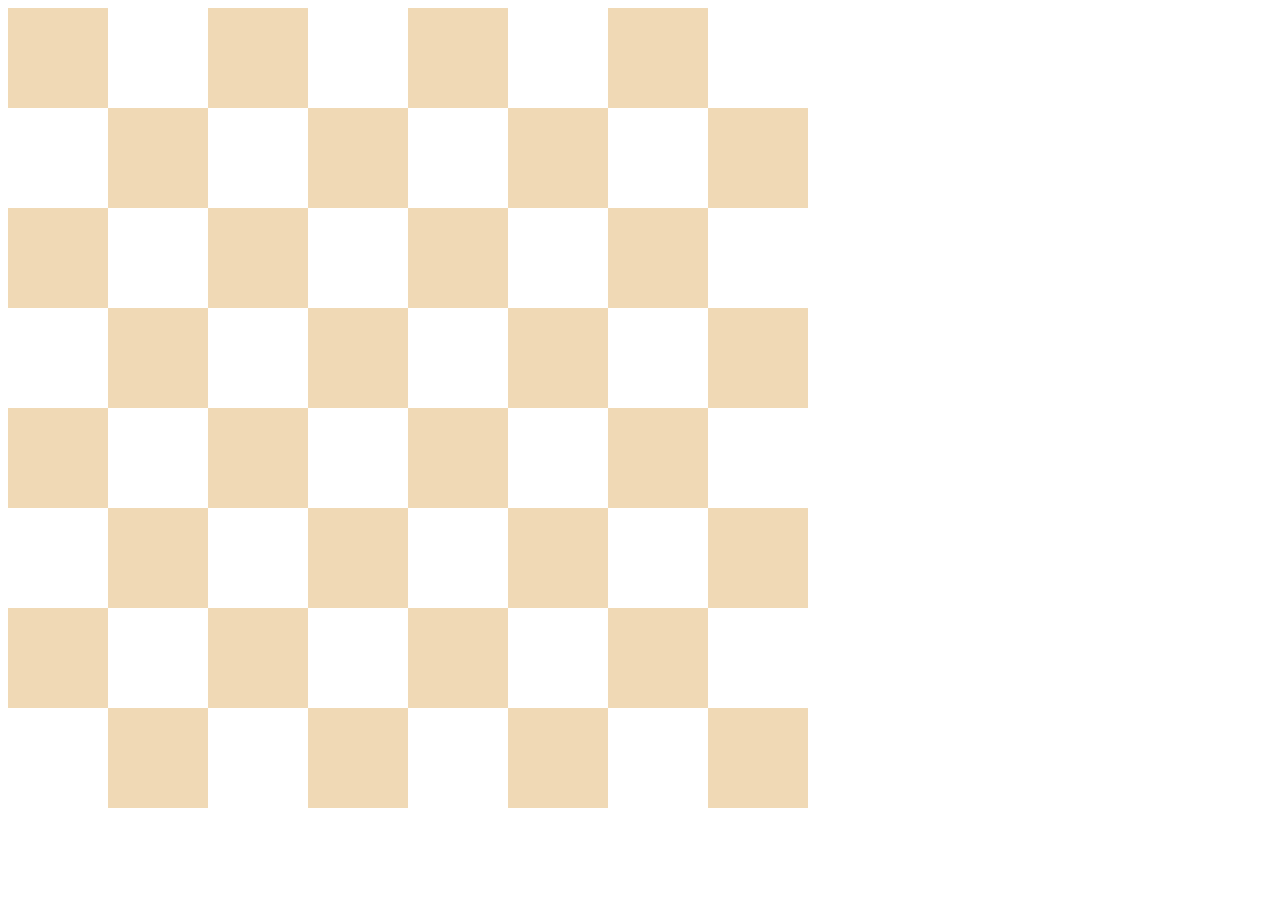
<file: 10.0 Display Grid/index.html>
<!DOCTYPE html>
<html>

<head>
  <title>Chessboard</title>
  <style>
   .container{
      display: grid;
      grid-template-columns: 1fr 1fr 1fr 1fr 1fr 1fr 1fr 1fr;
      grid-template-rows: 1fr 1fr 1fr 1fr 1fr 1fr 1fr 1fr ;
      width: 800px;
    }
    .white{
      height: 100px;
      width: 100px;
      background-color: #f0d9b5;
    }
    .black{
      height: 100px;
      width: 100px;
      background-color: #b58863;
    }
    /* Write your code here */
    /* Each square should be 100px by 100px */
    /* My colours for white: #f0d9b5, black: #b58863 */
  </style>
</head>

<body>
  <div class="container">
    <div class="white"></div>
    <div class="black"></div>
    <div class="white"></div>
    <div class="black"></div>
    <div class="white"></div>
    <div class="black"></div>
    <div class="white"></div>
    <div class="black"></div>
    <div class="black"></div>
    <div class="white"></div>
    <div class="black"></div>
    <div class="white"></div>
    <div class="black"></div>
    <div class="white"></div>
    <div class="black"></div>
    <div class="white"></div>
    <div class="white"></div>
    <div class="black"></div>
    <div class="white"></div>
    <div class="black"></div>
    <div class="white"></div>
    <div class="black"></div>
    <div class="white"></div>
    <div class="black"></div>
    <div class="black"></div>
    <div class="white"></div>
    <div class="black"></div>
    <div class="white"></div>
    <div class="black"></div>
    <div class="white"></div>
    <div class="black"></div>
    <div class="white"></div>
    <div class="white"></div>
    <div class="black"></div>
    <div class="white"></div>
    <div class="black"></div>
    <div class="white"></div>
    <div class="black"></div>
    <div class="white"></div>
    <div class="black"></div>
    <div class="black"></div>
    <div class="white"></div>
    <div class="black"></div>
    <div class="white"></div>
    <div class="black"></div>
    <div class="white"></div>
    <div class="black"></div>
    <div class="white"></div>
    <div class="white"></div>
    <div class="black"></div>
    <div class="white"></div>
    <div class="black"></div>
    <div class="white"></div>
    <div class="black"></div>
    <div class="white"></div>
    <div class="black"></div>
    <div class="black"></div>
    <div class="white"></div>
    <div class="black"></div>
    <div class="white"></div>
    <div class="black"></div>
    <div class="white"></div>
    <div class="black"></div>
    <div class="white"></div>
  </div>
</body>

</html>
</file>
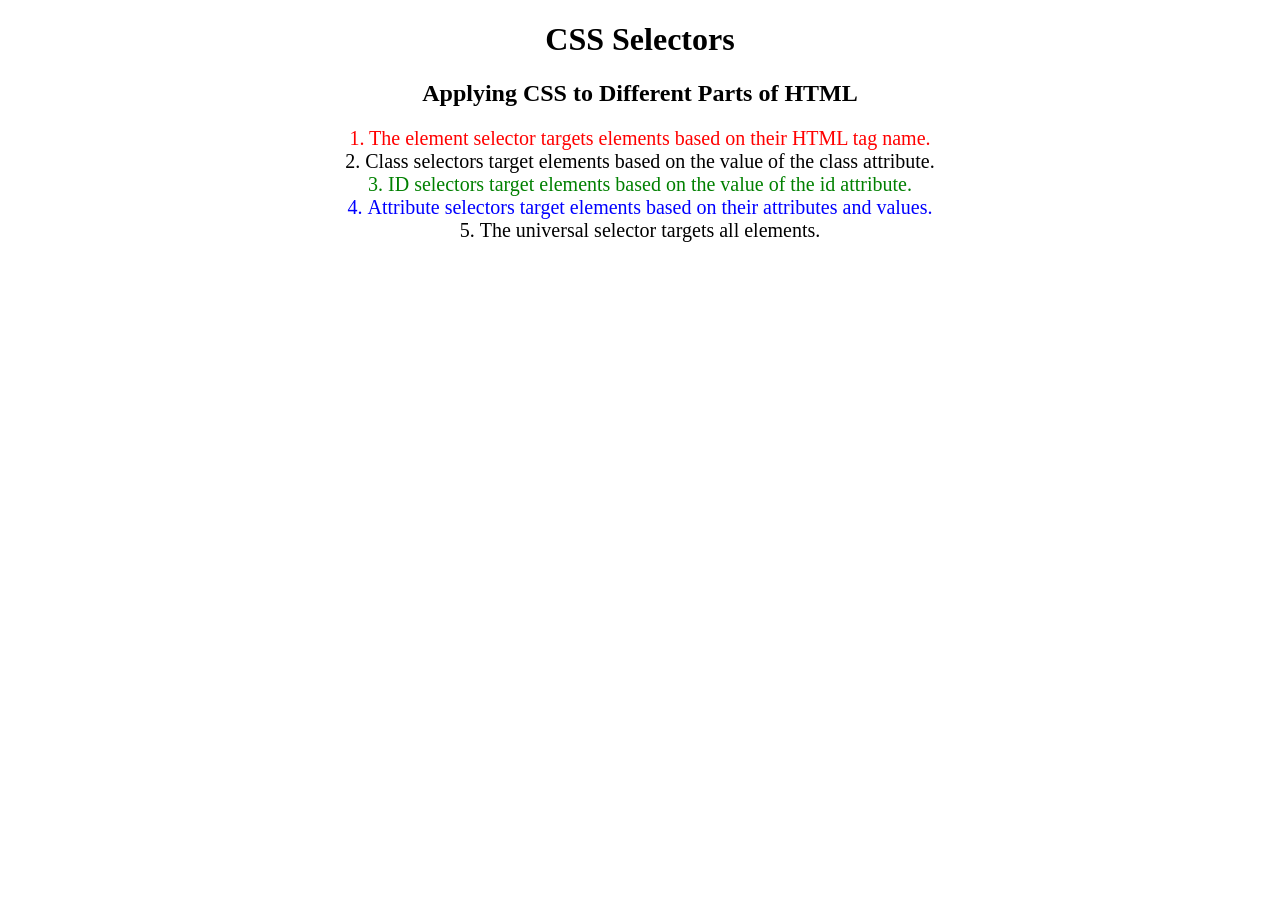
<file: 5.3 CSS Selectors/index.html>
<!DOCTYPE html>
<html lang="en">

<head>
  <meta charset="UTF-8">
  <title>CSS Selectors</title>
  <link rel="stylesheet" href="./style.css" />
</head>

<body>
  <h1>CSS Selectors</h1>
  <h2>Applying CSS to Different Parts of HTML</h2>
  <!-- TODO 1: Set the CSS for all paragraph tags to "color: red" -->
  <p class="note">1. The element selector targets elements based on their HTML tag name.</p>

  <ol>
    <!-- TODO 2: Set the CSS for all elements with a class of "note" to "font-size: 20px" -->
    <li class="note" value="2">Class selectors target elements based on the value of the class attribute.</li>

    <!-- TODO 3: Set the CSS for the element with an id of "id-selector-demo" to "color: green" -->
    <li class="note" id="id-selector-demo" value="3">ID selectors target elements based on the value of the id
      attribute.</li>

    <!-- TODO 4: Set the CSS for the li elements that have the "value" attribute set to "4" to have "color: blue" -->
    <li class="note" value="4">Attribute selectors target elements based on their attributes and values.</li>

    <!-- TODO 5: Set all elements to have "text-align: center" -->
    <li class="note" value="5">The universal selector targets all elements.</li>
  </ol>
</body>

</html>
</file>
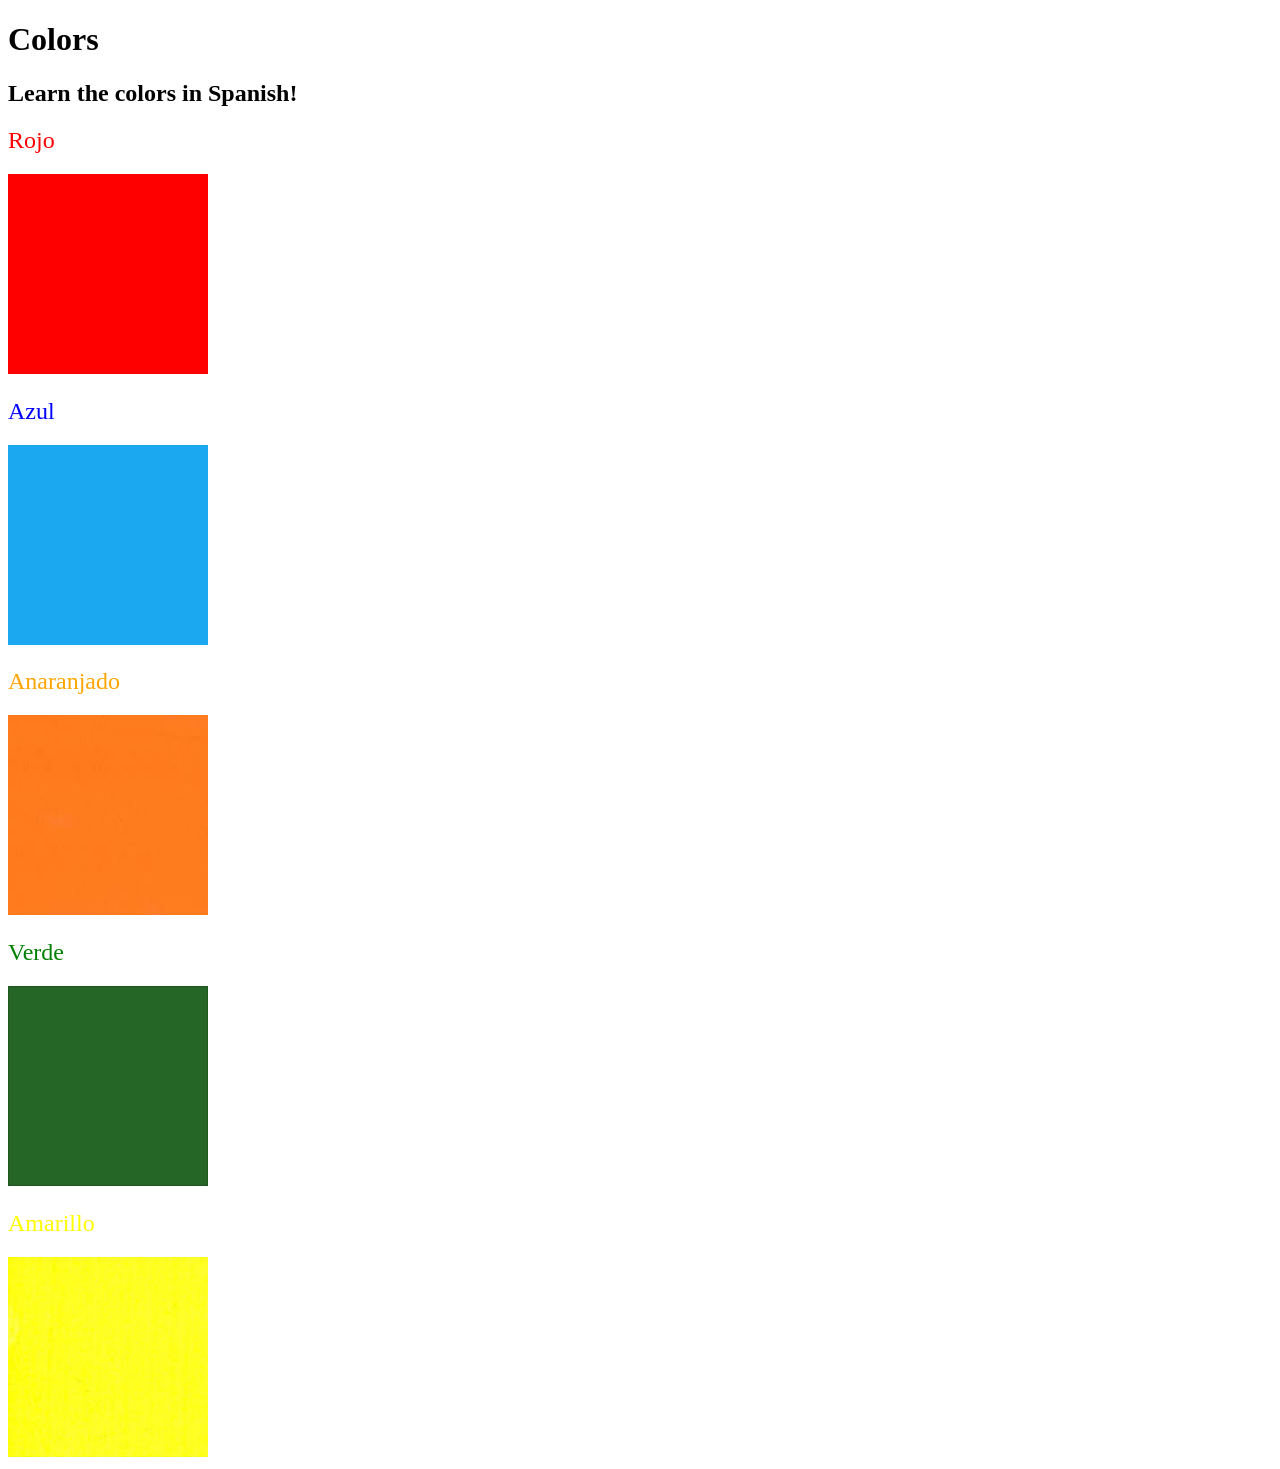
<file: 5.4+Color+Vocab+Project/index.html>
<!DOCTYPE html>
<html lang="en">
  <head>
    <meta charset="UTF-8" />
    <title>Spanish Vocabulary</title>
    <link rel="stylesheet" href="./style.css" />
  </head>

  <body>
    <h1>Colors</h1>
    <h2>Learn the colors in Spanish!</h2>
    <h2 class="color-title" id="red">Rojo</h2>
    <img src="./assets/images/red.png" alt="red" />

    <h2 class="color-title" id="blue">Azul</h2>
    <img src="./assets/images/blue.png" alt="blue" />

    <h2 class="color-title" id="orange">Anaranjado</h2>
    <img src="./assets/images/orange.png" alt="orange" />

    <h2 class="color-title" id="green">Verde</h2>
    <img src="./assets/images/green.png" alt="green" />

    <h2 class="color-title" id="yellow">Amarillo</h2>
    <img src="./assets/images/yellow.png" alt="yellow" />
  </body>
</html>

<!-- 
TODOs
IMPORTANT: You should not need to make ANY CHANGES to index.html
All code should be written in your CSS file.

1. Create a CSS file and incorporate it as an external stylesheet.
2. Use CSS to style each of the color titles to meaning. 
Hint: Use the id to help if you don't know the words in spanish.
3. Use CSS to change all the color titles to have "font-weight: normal;"
4. Use CSS (not HTML) to make all the images 200px heigh and 200px wide. 
Hint: 
https://developer.mozilla.org/en-US/docs/Web/CSS/height
https://developer.mozilla.org/en-US/docs/Web/CSS/width
-->
</file>
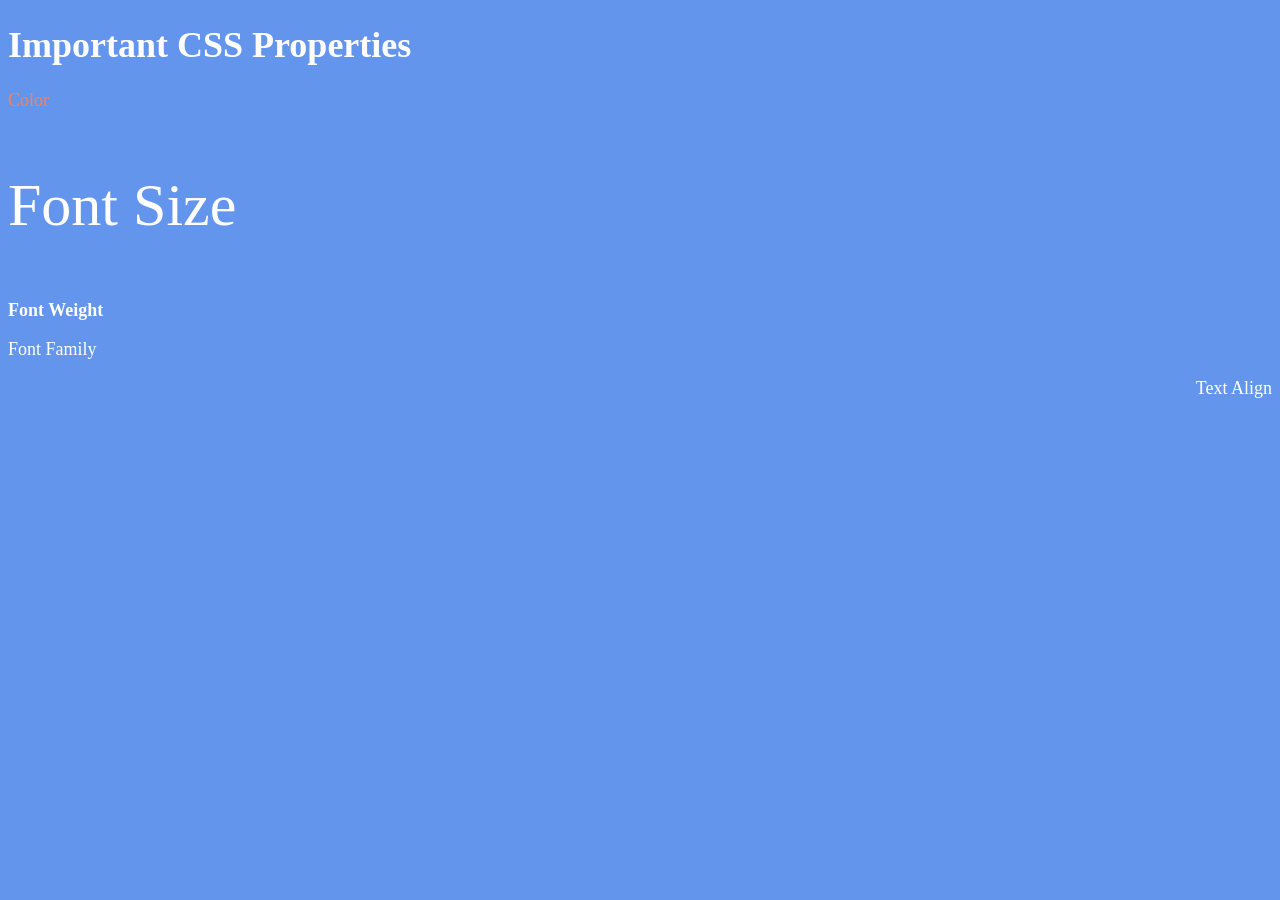
<file: 6.1+Font+Properties/index.html>
<!DOCTYPE html>
<html lang="en">

<head>
  <meta charset="UTF-8">
  <title>CSS Properties</title>
  <style>
    body {
      background-color: cornflowerblue;
      color: white;
      font-size: 18px;
    }
    p:nth-of-type(1) {
      color: coral;
    }
    p:nth-of-type(2) {
      font-size: 2rem;
    }
    p:nth-of-type(3) {
      font-weight: 900;
    }
    p:nth-of-type(4) {
      font-family: 'Caveat', cursive;
    }
    p:nth-of-type(5) {
      text-align: right;
    }
    html {
      font-size: 30px;
    }   


    /* Don't change the CSS above, add Your CSS below */

    
  </style>
</head>

<body>
  <h1>Important CSS Properties</h1>
  <p>Color</p>
  <p>Font Size</p>
  <p>Font Weight</p>
  <p>Font Family</p>
  <p>Text Align</p>

  <!-- TODOs
  1. Change the color of <p>Color</p> to "coral" color.
  2. Change the font size of <p>Font Size</p> to 2X the size of the root font size.
  3. Change the font weight of <p>Font Weight</p> to 900.
  4. Change the font family of <p>Font Family</p> to the Google font Caveat with regular (400) font weight.
  Link: https://fonts.google.com/specimen/Caveat
  5. Change the <p>Text Align</p> to right align.
  6. Change the the root (html element) font size to 30px -->
</body>

</html>
</file>
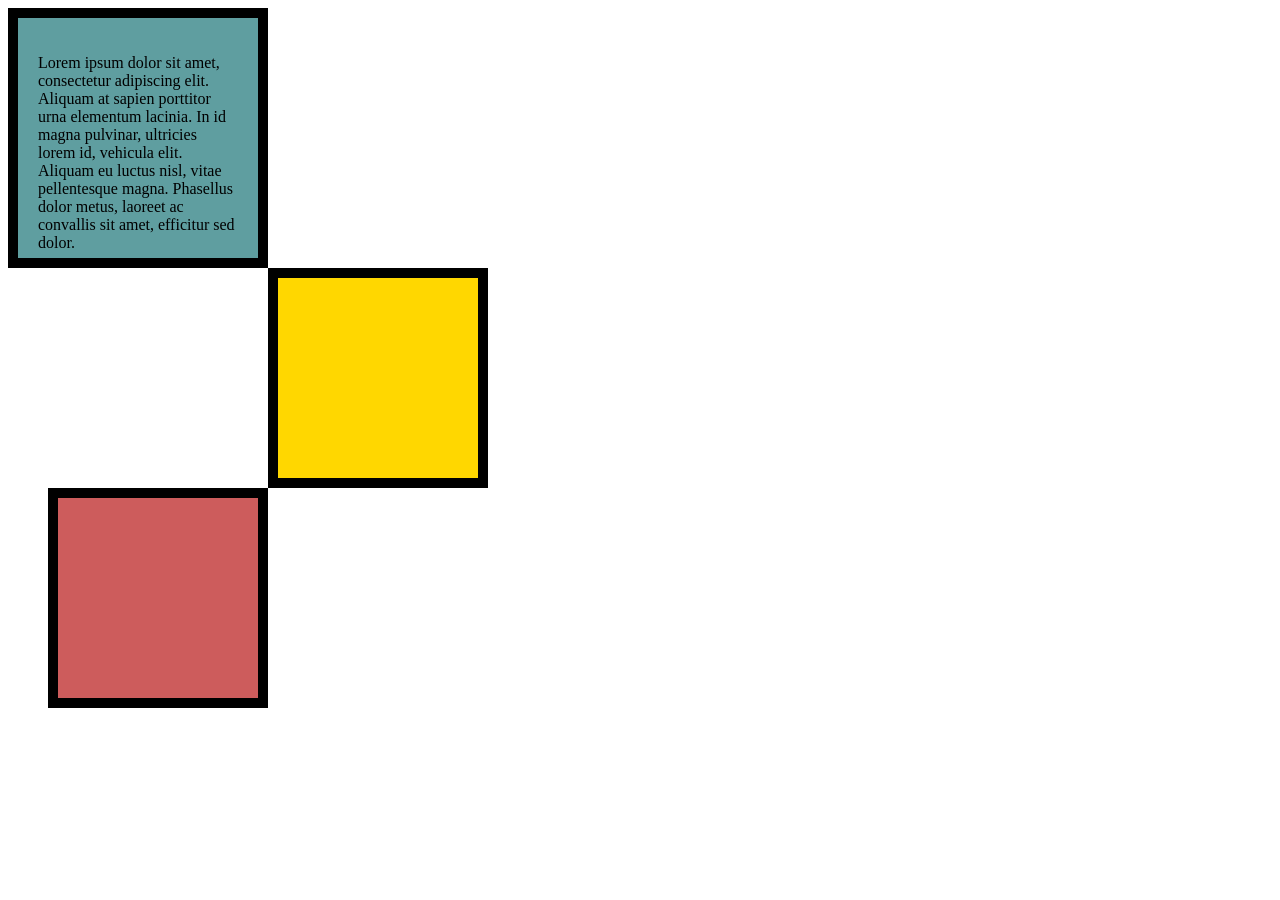
<file: 6.3 CSS Box Model/index.html>
<!DOCTYPE html>
<html lang="en">

<head>
  <meta charset="UTF-8">
  <title>CSS Box Model</title>
  <style>
    /* Write your CSS code here */
#one {
       height: 200px;
       width: 200px;
       background-color: cadetblue;
       padding: 20px;
       border: 10px solid black;
    }
    #two {
      height: 200px;
      width:200px;
      background-color: gold;
      border: 10px solid black;
      margin-left:260px;
    }
    #three {
      height: 200px;
      width: 200px;
      background-color: indianred;
      border: 10px solid black;
      border-width: 10px;
      margin-left: 40px;
        }

  </style>
</head>

<body>

<div id="one"><p>    Lorem ipsum dolor sit amet, consectetur adipiscing elit. Aliquam at sapien porttitor urna elementum lacinia. In
    id magna pulvinar, ultricies lorem id, vehicula elit. Aliquam eu luctus nisl, vitae pellentesque magna. Phasellus
    dolor metus, laoreet ac convallis sit amet, efficitur sed dolor.
    </p></div>
  <div id="two"></div>
  <div id="three"></div>

  <!-- TODOs:
1. Create 3 Boxes using the div element.
2. Set their sizes to 200px heigh by 200px wide.
3. Set different background colors for each of the boxes (I used cadetblue, gold and indianred).
4. Add a paragraph <p> element into the first div and add the following words:
    Lorem ipsum dolor sit amet, consectetur adipiscing elit. Aliquam at sapien porttitor urna elementum lacinia. In
    id magna pulvinar, ultricies lorem id, vehicula elit. Aliquam eu luctus nisl, vitae pellentesque magna. Phasellus
    dolor metus, laoreet ac convallis sit amet, efficitur sed dolor.
5. Set the 1st div to have 20px padding all around with a black 10px border.
6. Fix the style of the <p> element to remove all margins.
Hint: Use the CSS inspector in Chrome.
7. Set the 2nd div to have a 20px border on top and bottom and 10px border left and right. (See goal image)
8. Set the 3rd div to have a 10px border 
9. Set the margins for the divs so that each box corner touches the other. (See the goal image)
-->

</body>

</html>
</file>
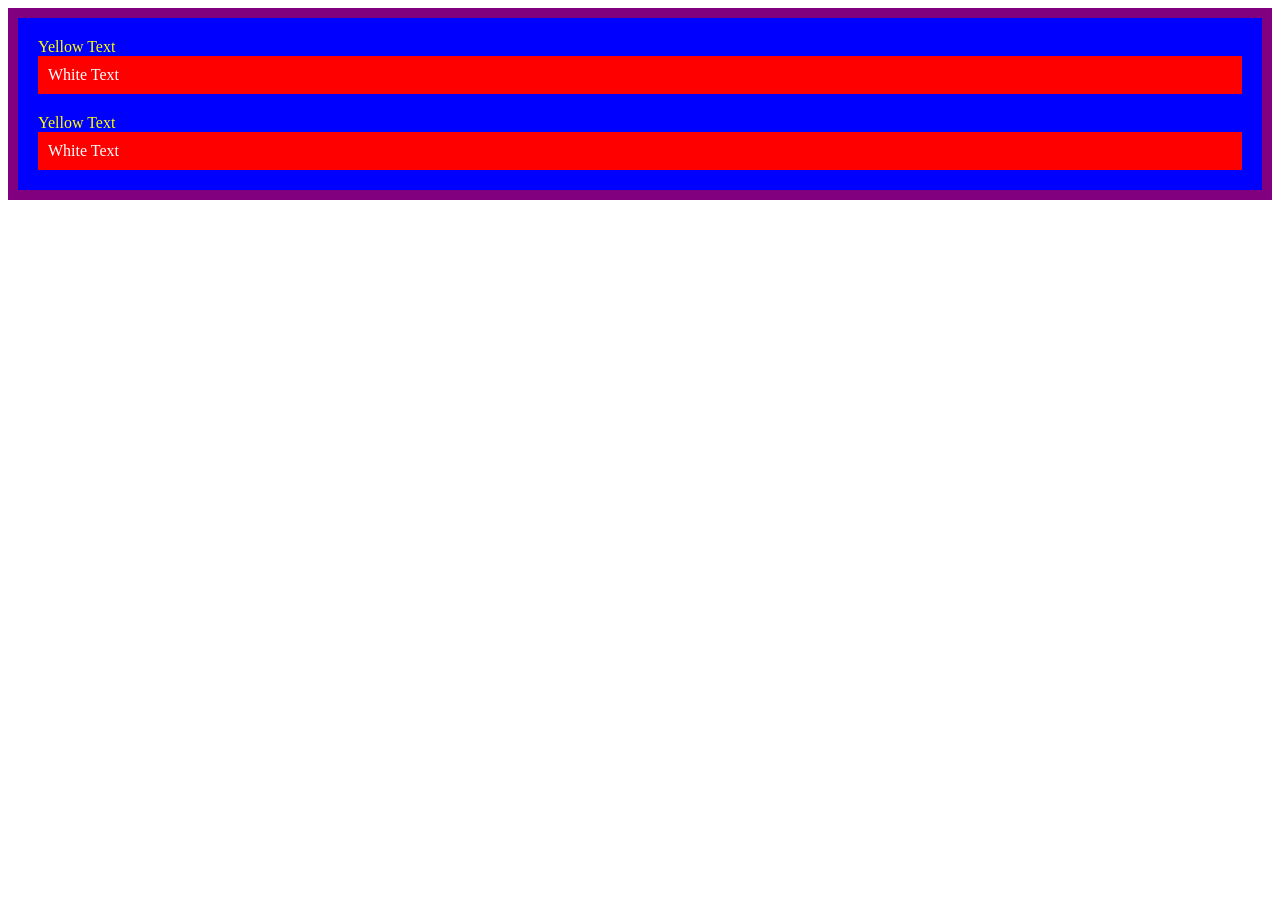
<file: 7.0+CSS+Cascade/index.html>
<!DOCTYPE html>
<html lang="en">

<head>
  <meta charset="UTF-8">
  <title>CSS Cascade</title>
  <link rel="stylesheet" href="./style.css">
</head>

<body>
  <div id="outer-box" class="box">
    <div class="box">
      <p>Yellow Text</p>
      <div class="box inner-box">
        <p class="white-text">White Text</p>
      </div>
    </div>
    <div class="box">
      <p>Yellow Text</p>
      <div class="box inner-box">
        <p class="white-text">White Text</p>
      </div>
    </div>
  </div>
</body>

</html>
</file>
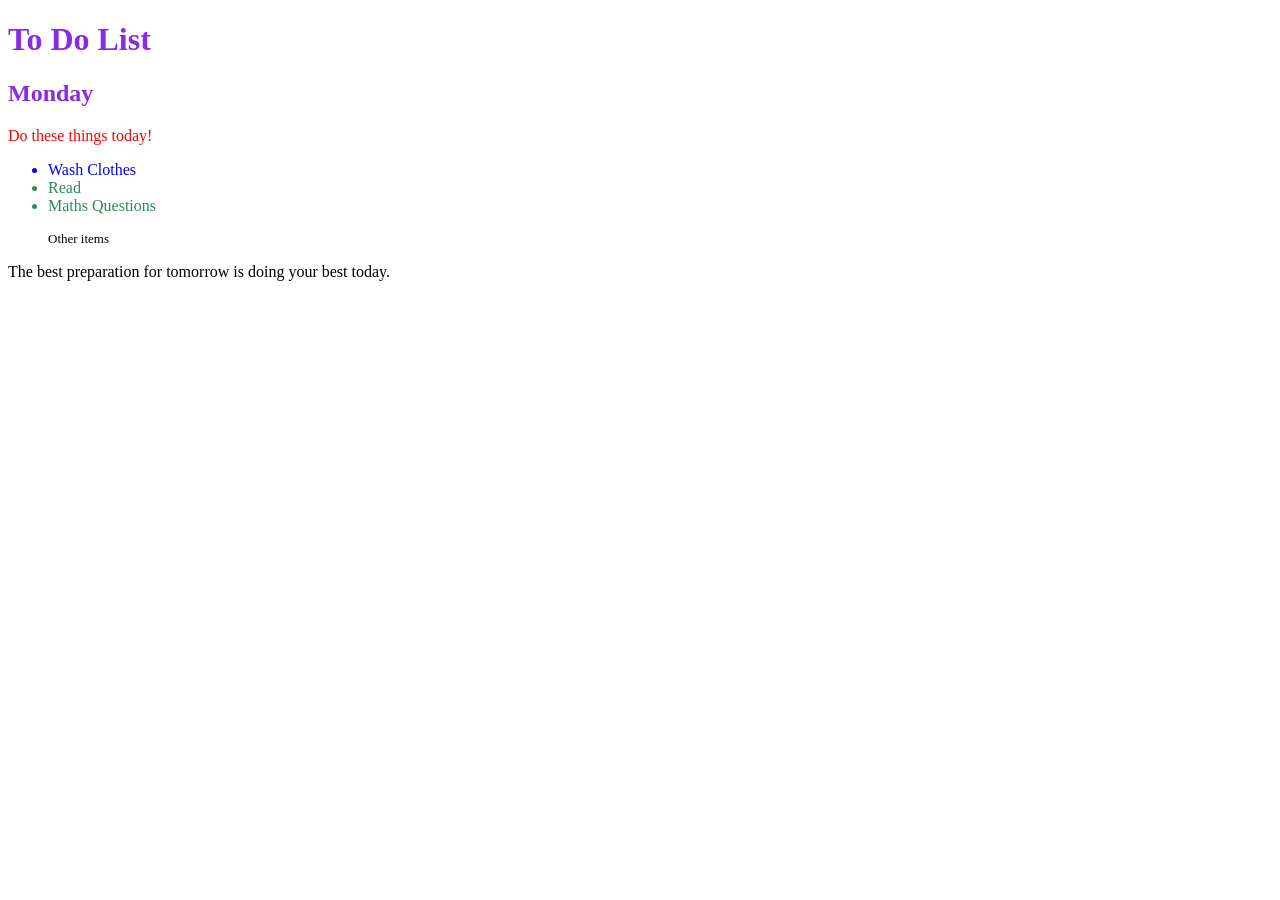
<file: 7.1 Combining Selectors/index.html>
<!DOCTYPE html>
<html lang="en">

<head>
  <meta charset="UTF-8">
  <title>Combining CSS Selectors</title>
  <link rel="stylesheet" href="./style.css">
</head>

<!-- Don't change any of the HTML code! -->

<body>
  <h1>To Do List</h1>
  <h2>Monday</h2>
  <div class="box">
    <p class="done">Do these things today!</p>
    <ul class="list">
      <li>Wash Clothes</li>
      <li class="done">Read</li>
      <li class="done">Maths Questions</li>
    </ul>
  </div>

  <ul>
    <p class="done">Other items</p>
  </ul>
  <p>The best preparation for tomorrow is doing your best today.</p>

</body>

</html>
</file>
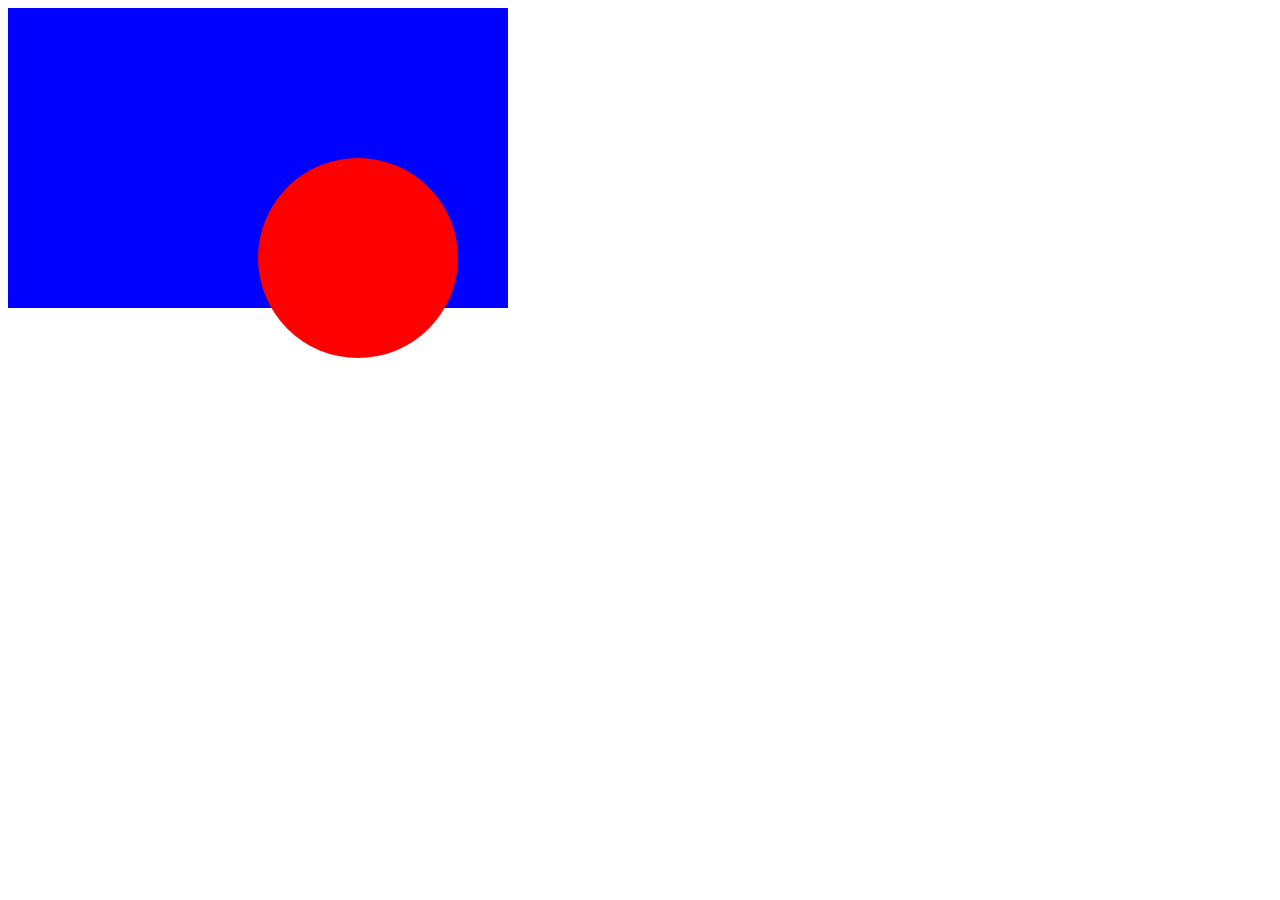
<file: 7.2 CSS Positioning/index.html>
<!DOCTYPE html>
<html>

<head>
  <title>CSS Positioning Exercise</title>
  <style>
    /* Write your code here */
    .blue-box {
        width: 500px;
        height: 300px;
        background-color: blue;
        position: relative;
      }
      .red-circle {
        height: 200px;
        width: 200px;
        border-radius: 50%;
        background-color: red;
        position: absolute;
        top:150px;
        left:250px;
      }
  </style>
</head>

<body>
  <div class="blue-box">
    <div class="red-circle">
    </div>
  </div>

</body>

</html>
</file>
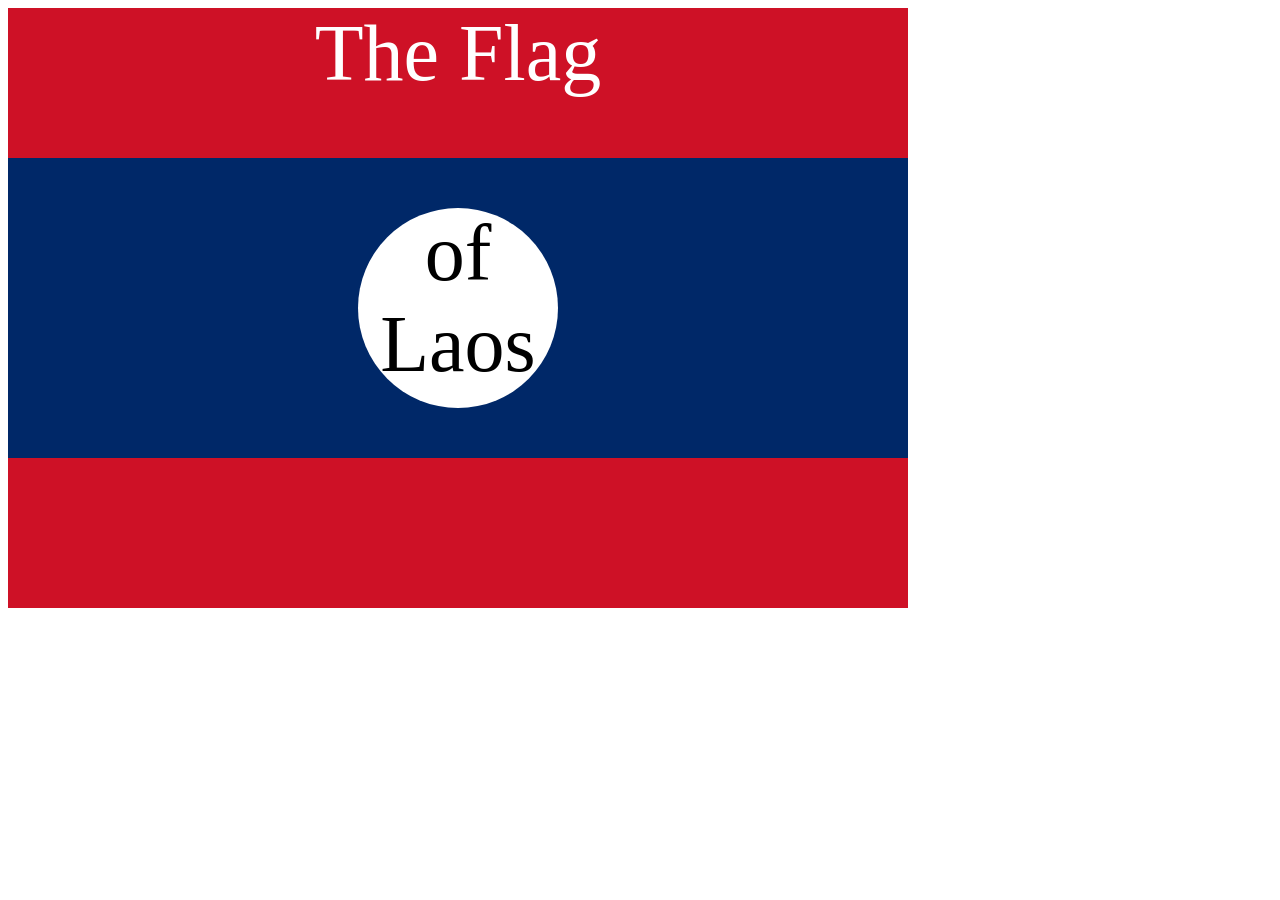
<file: 7.3 CSS Flag Project/index.html>
<!DOCTYPE html>
<html lang="en">

<head>
  <meta charset="UTF-8">
  <title>CSS Flag Project</title>
  <style>
    /* Write your CSS Code here */
    .flag{
      width: 900px;
      height: 600px;
      background-color: #ce1126;;
      position: relative;
     }
     .flag>div{
      background-color: #002868;
      height: 300px;
      width: 100%;
      position: absolute;
      top: 150px;
     }
      .flag>div>div{
        background-color: white;
        height: 200px;
        width: 200px;
        border-radius: 50%;
        position: absolute;
        top: 50px;
        left: 350px;
      }
      p{
        padding: 0;
        margin: 0;
        font-size: 5rem;
        text-align: center;

      }
      .flag>p{
        color: white;
      }
    

      </style>
</head>



<!-- 
  IMPORTANT! Do not change any HTML
Don't add any classes/ids/elements 
Use what you know about combining selectors 
and CSS specificity instead.
Hint 1: The flag is 900px by 600px and the circle is 200px by 200px.
Hint 2: You can use CSS inspection to get the colors from
https://appbrewery.github.io/flag-of-laos/
-->

<body>
  <div class="flag">
    <p>The Flag</p>
    <div>
      <div>
        <p>of Laos</p>
      </div>
    </div>
  </div>
</body>

</html>
</file>
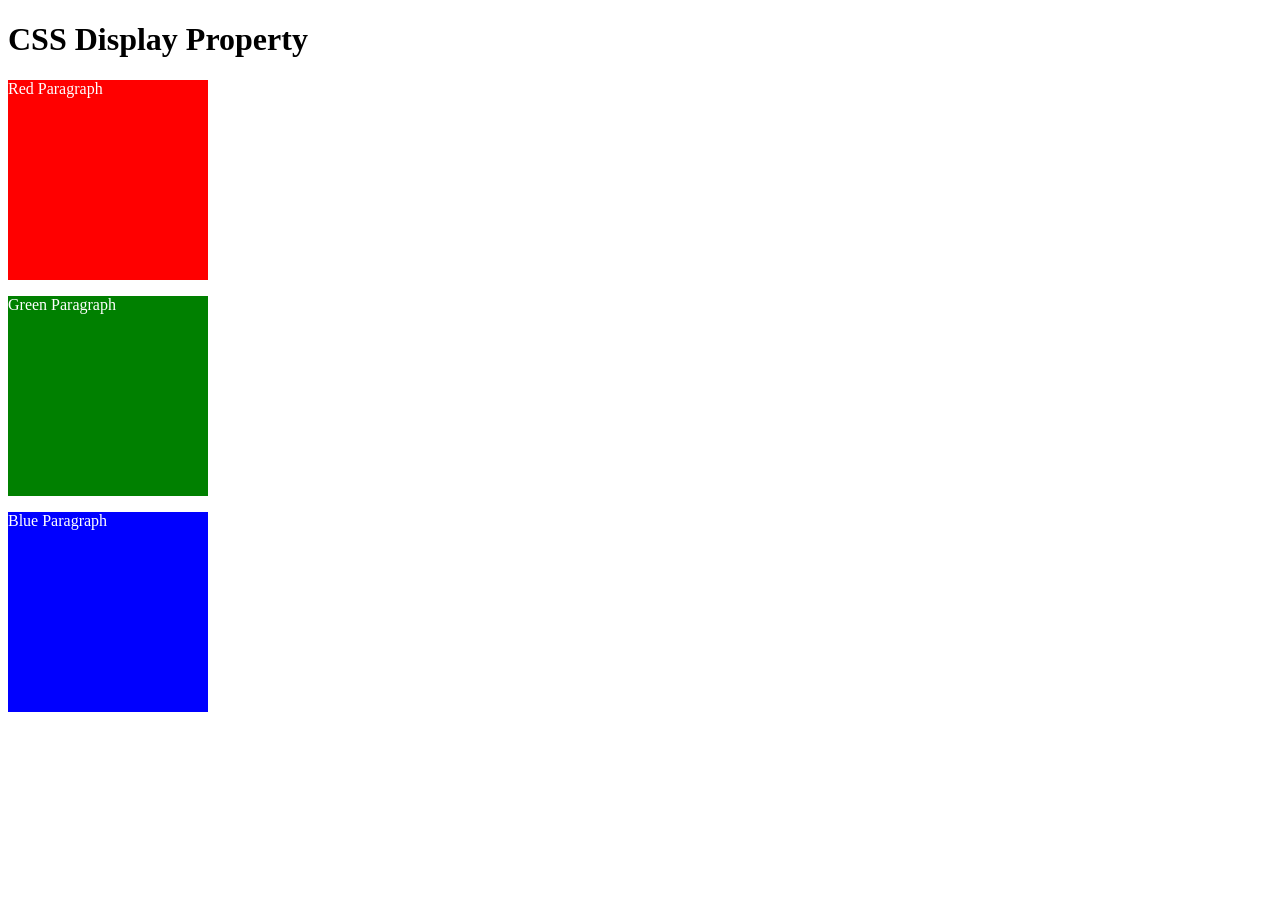
<file: 8.0 CSS Display/index.html>
<!DOCTYPE html>
<html>

<!-- 
  TODO
1. By changing only the display property of the CSS make all 3 squares line up horizontally like in goal1 image.
2. Change only the display property to make all 3 squares line up vertically like in goal2 image. 
-->

<head>
  <title>CSS Display Property Example</title>
  <style>
      p {
      color: white;
    }

    .red {
      display: block; 
      width: 200px;
      height: 200px;
      background-color: red;
      /* display: inline-block; */
    }

    .green {
      display: block; 
      width: 200px;
      height: 200px;
      background-color: green;
      /* display: inline-block; */
    }

    .blue {
      display: block; 
      width: 200px;
      height: 200px;
      background-color: blue;
      /* display: inline-block; */
    }
  </style>
</head>


  </style>
</head>


<body>
  <h1>CSS Display Property</h1>
  <p class="red">Red Paragraph </p>
  <p class="green">Green Paragraph</p>
  <p class="blue">Blue Paragraph</p>
</body>

</html>
</file>
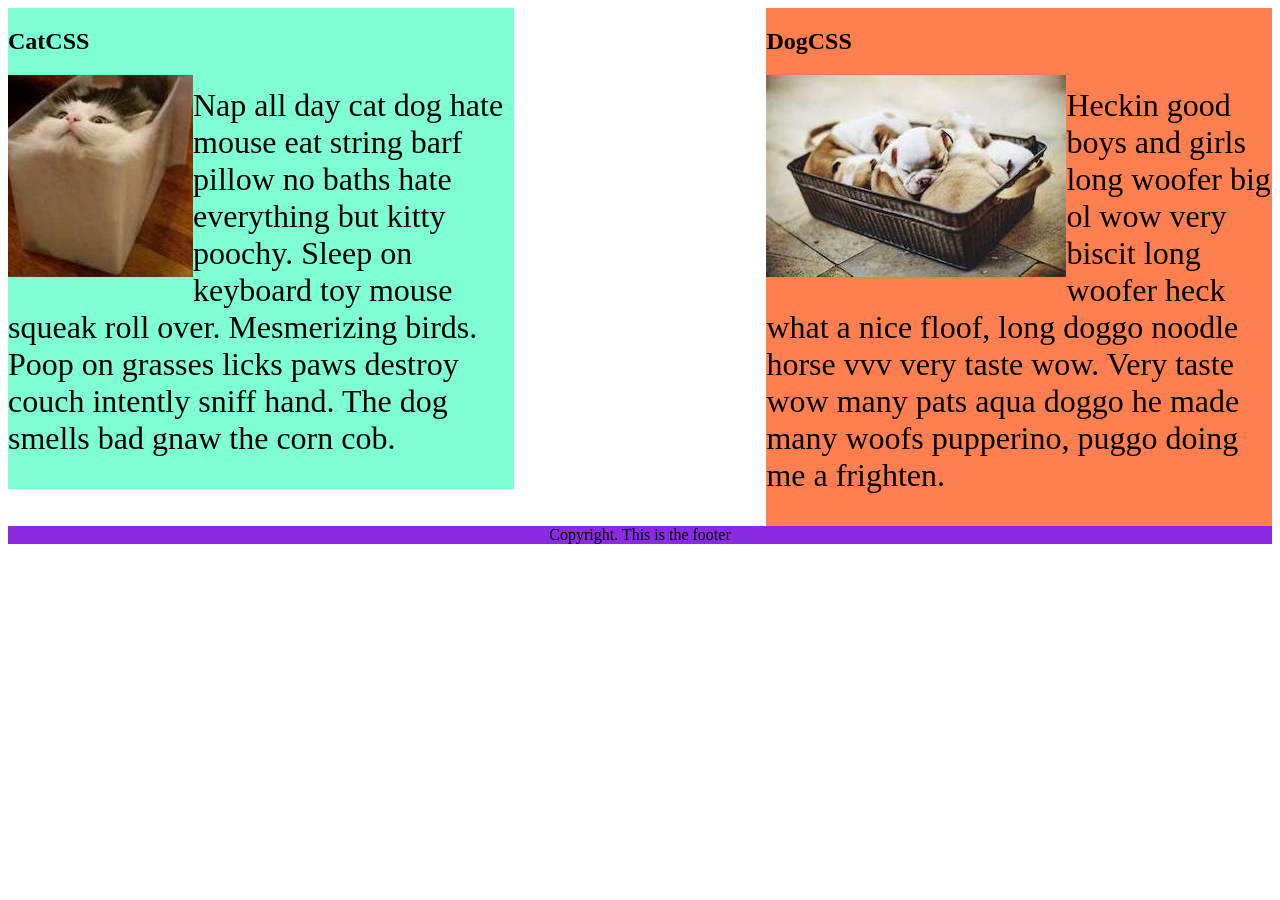
<file: 8.1 CSS Float/index.html>
<!DOCTYPE html>
<html lang="en">

<!-- TODO
1. Make both paragraph elements wrap around the image.
2. Use Float to move the cat div to the left and the dog div to the right.
3. Use clear to make the footer go below both the cat and dog div. -->

<head>
  <meta charset="UTF-8">
  <title>CSS Float</title>
  <style>
    div {
      display: inline-block;
      width: 40%;
    }

    p {
      font-size: 2em;
    }

    .cat {
      background-color: aquamarine;
      float: left;
    }

    .dog {
      background-color: coral;
      float: right;
    }

    footer {
      text-align: center;
      background-color: blueviolet;
      clear: both;
    }
    img{
       float:left;
    }
  </style>
</head>

<body>
  <div class="cat">
    <h2>CatCSS</h2>

    <img src="cat.jpeg" alt="cat in a box" />
    <p class="first-paragraph">Nap all day cat dog hate mouse eat string barf pillow no baths hate everything but kitty
      poochy. Sleep on keyboard
      toy
      mouse squeak roll over. Mesmerizing birds. Poop on grasses licks paws destroy couch intently sniff hand. The dog
      smells
      bad gnaw the corn cob.</p>
  </div>
  <div class="dog">
    <h2>DogCSS</h2>
    <img src="dog.jpeg" alt="dogs in a box" />
    <p class="second-paragraph">Heckin good boys and girls long woofer big ol wow very biscit long woofer heck what a
      nice
      floof, long doggo noodle
      horse vvv very taste wow. Very taste wow many pats aqua doggo he made many woofs pupperino, puggo doing me a
      frighten.</p>
  </div>

  <footer>Copyright. This is the footer</footer>
</body>

</html>
</file>
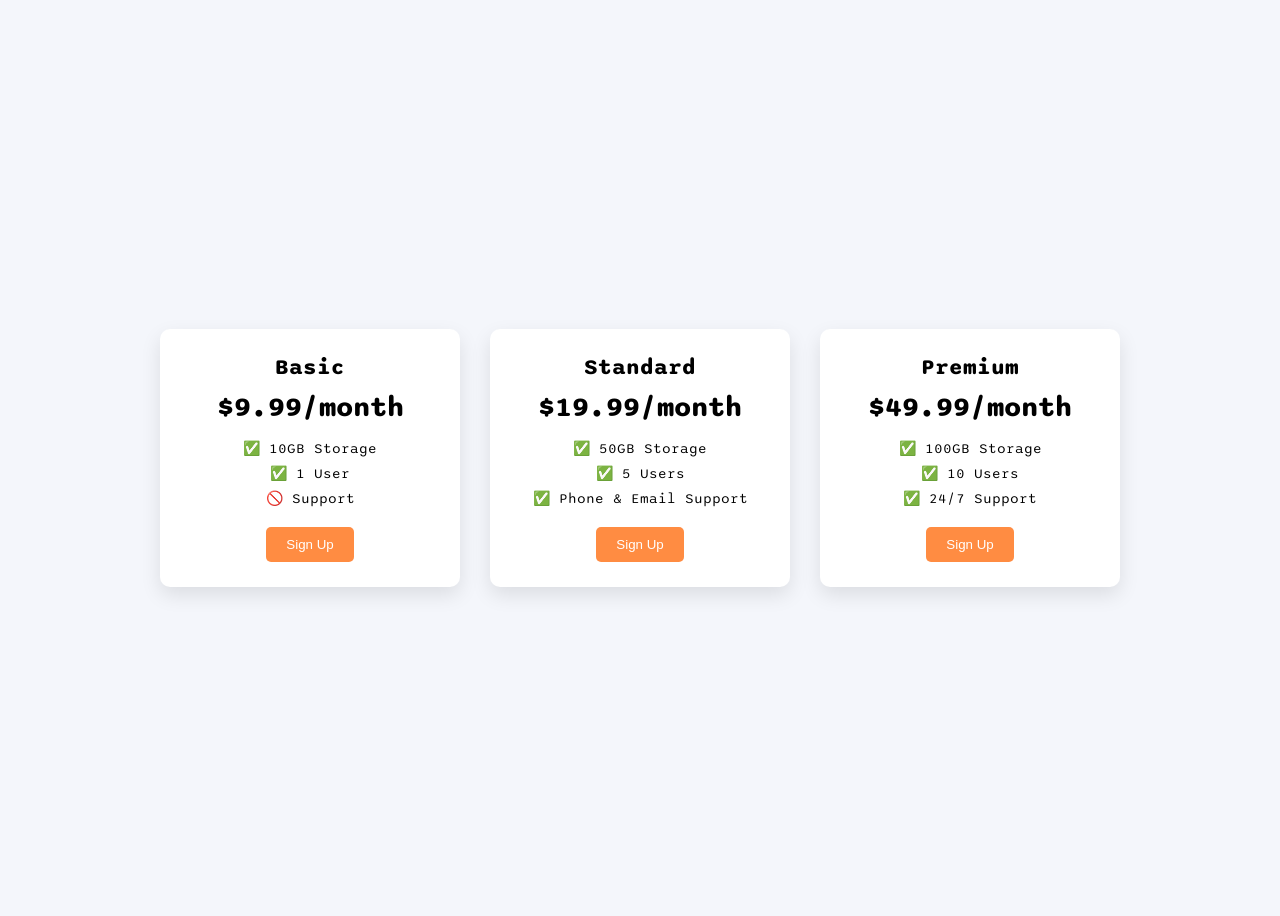
<file: 9.4+Flexbox+Pricing+Table+Project/index.html>
<!DOCTYPE html>
<html>
  <head>
    <title>Flexbox Pricing Table</title>
    <link rel="preconnect" href="https://fonts.googleapis.com" />
    <link rel="preconnect" href="https://fonts.gstatic.com" crossorigin />
    <link
      href="https://fonts.googleapis.com/css2?family=Sono:wght@400;700&display=swap"
      rel="stylesheet"
    />
    <style>
        body {
        font-family: "Sono", sans-serif;
        background-color: #f4f6fb;
        display: flex;
        justify-content: center;
        align-items: center;
        min-height: 100vh;
      }
      .pricing-container {
        display: flex;
        gap: 30px;
      }
      .pricing-plan {
        background: #ffffff;
        padding: 25px;
        width: 250px;
        text-align: center;
        border-radius: 10px;
        box-shadow: 0 8px 20px rgba(0,0,0,0.1);
      }
      .plan-title {
        font-size: 22px;
        font-weight: bold;
        margin-bottom: 10px;
      }
      .plan-price {
        font-size: 28px;
        font-weight: bold;
        margin-bottom: 15px;
      }
      .plan-features {
        list-style: none;
        padding: 0;
        margin-bottom: 20px;
      }
      .plan-features li {
        margin: 8px 0;
        font-size: 14px;
      }
      .plan-button {
        background-color: #ff8c42;
        color: white;
        border: none;
        padding: 10px 20px;
        border-radius: 5px;
        cursor: pointer;
       }
      .plan-button:hover {
        background-color: #e6762f;
      }
      /* Hint: What can you do with a media query and flexbox? */
      @media (max-width: 1250px) {
        .pricing-container {
        flex-direction: column;
      }
      }

    </style>
  </head>

  <body>
    <div class="pricing-container">
      <div class="pricing-plan">
        <div class="plan-title">Basic</div>
        <div class="plan-price">$9.99/month</div>
        <ul class="plan-features">
          <li>✅ 10GB Storage</li>
          <li>✅ 1 User</li>
          <li>🚫 Support</li>
        </ul>
        <button class="plan-button">Sign Up</button>
      </div>
      <div class="pricing-plan">
        <div class="plan-title">Standard</div>
        <div class="plan-price">$19.99/month</div>
        <ul class="plan-features">
          <li>✅ 50GB Storage</li>
          <li>✅ 5 Users</li>
          <li>✅ Phone &amp; Email Support</li>
        </ul>
        <button class="plan-button">Sign Up</button>
      </div>
      <div class="pricing-plan">
        <div class="plan-title">Premium</div>
        <div class="plan-price">$49.99/month</div>
        <ul class="plan-features">
          <li>✅ 100GB Storage</li>
          <li>✅ 10 Users</li>
          <li>✅ 24/7 Support</li>
        </ul>
        <button class="plan-button">Sign Up</button>
      </div>
    </div>
  </body>
</html>
</file>
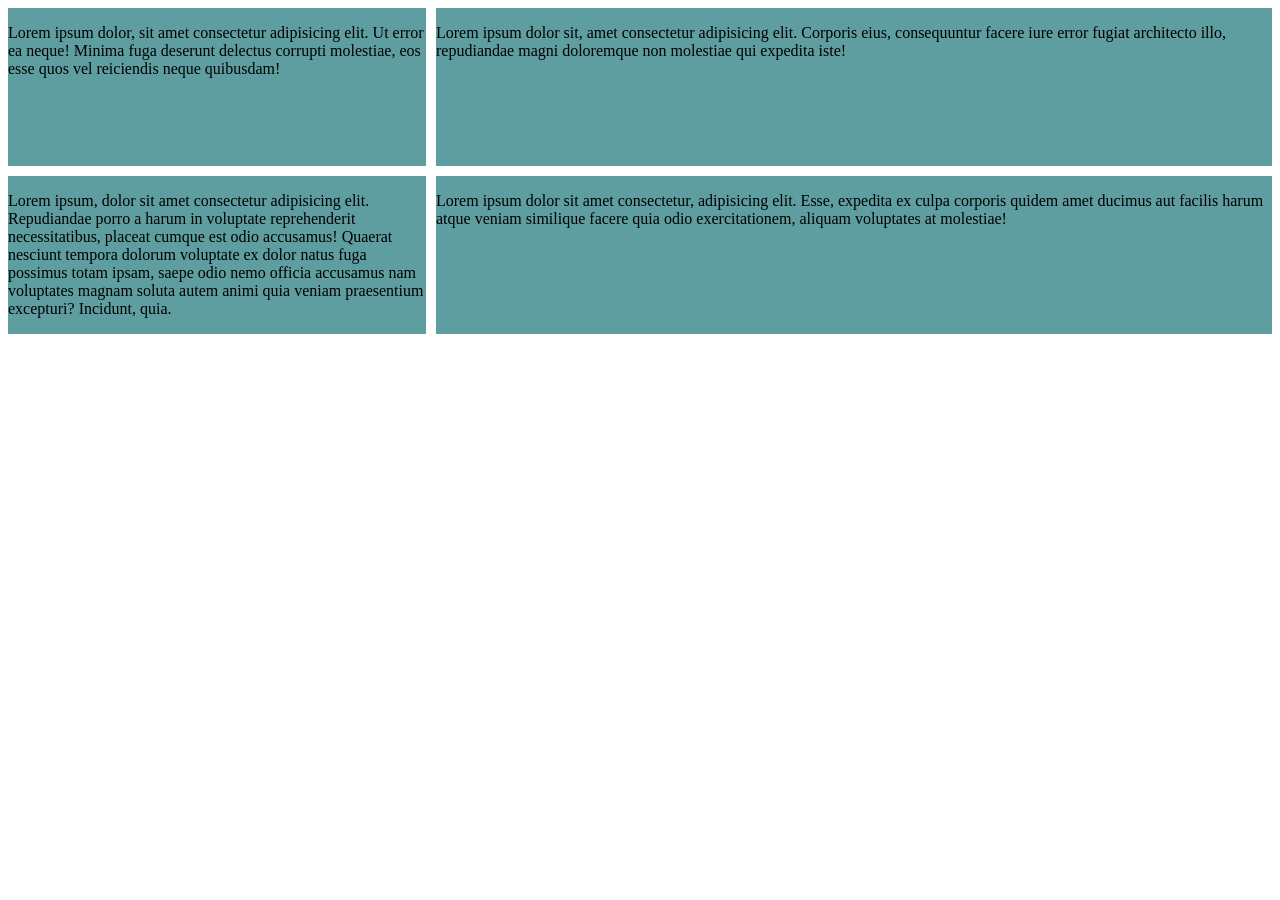
<file: 10.0 Display Grid/example.html>
<!DOCTYPE html>
<html>

<head>
  <title>CSS Grid vs Flexbox</title>
  <style>
    .container {
      display: grid;
      grid-template-columns: 1fr 2fr;
      grid-template-rows: 1fr 1fr;
      gap: 10px
    }

    .container>* {
      background-color: cadetblue;
    }
  </style>
</head>

<body>
  <div class="container">
    <div class="one">
      <p>Lorem ipsum dolor, sit amet consectetur adipisicing elit. Ut error ea neque! Minima fuga deserunt delectus
        corrupti molestiae, eos esse quos vel reiciendis neque quibusdam!</p>
    </div>
    <div class="two">
      <p>Lorem ipsum dolor sit, amet consectetur adipisicing elit. Corporis eius, consequuntur facere iure error fugiat
        architecto illo, repudiandae magni doloremque non molestiae qui expedita iste!</p>
    </div>
    <div class="three">
      <p>Lorem ipsum, dolor sit amet consectetur adipisicing elit. Repudiandae porro a harum in voluptate reprehenderit
        necessitatibus, placeat cumque est odio accusamus! Quaerat nesciunt tempora dolorum voluptate ex dolor natus
        fuga possimus totam ipsam, saepe odio nemo officia accusamus nam voluptates magnam soluta autem animi quia
        veniam praesentium excepturi? Incidunt, quia.</p>
    </div>
    <div>
      <p>Lorem ipsum dolor sit amet consectetur, adipisicing elit. Esse, expedita ex culpa corporis quidem amet ducimus
        aut facilis harum atque veniam similique facere quia odio exercitationem, aliquam voluptates at molestiae!</p>
    </div>
  </div>

</body>

</html>
</file>
<file: 5.3 CSS Selectors/style.css>
ol {
  margin-left: -40px;
  margin-top: -20px;
  list-style-position: inside;
}

/* Write your CSS below, don't change the rules above. */
p{
    color: red;
}
.note{
  font-size: 20px;
}
#id-selector-demo{
   color: green;
}
li[value="4"]{
  color: blue;
}
* {
  text-align: center;
}
</file>
<file: 5.4+Color+Vocab+Project/style.css>
/* 1. General reset for color titles */
.color-title {
  font-weight: normal;
}



#blue {
    color:blue;
}
#green{
    color:green;
}
#orange{
    color:orange;
}
#red{
    color:red;
}
#yellow{
    color:yellow;
}
img {
  width: 200px;
  height: 200px;
}
</file>
<file: 7.0+CSS+Cascade/style.css>
/* Don't change the existing CSS. */

.box {
  background-color: blue;
  padding: 10px;
  
}

p {
  color: yellow;
  margin: 0;
  padding: 0;
}
.white-text{
  color:white;
}
#outer-box{
  border: 10px solid purple;
}
.inner-box{
  background-color:  red;
}
</file>
<file: 7.1 Combining Selectors/style.css>
/* Write your code here: */
h1,h2{
    color: blueviolet;
}
div>p{
    color: red;
}
div ul{
    color: blue;
}
li.done{
    color: seagreen;
}
ul p.done{
    font-size: small;
}
</file>
